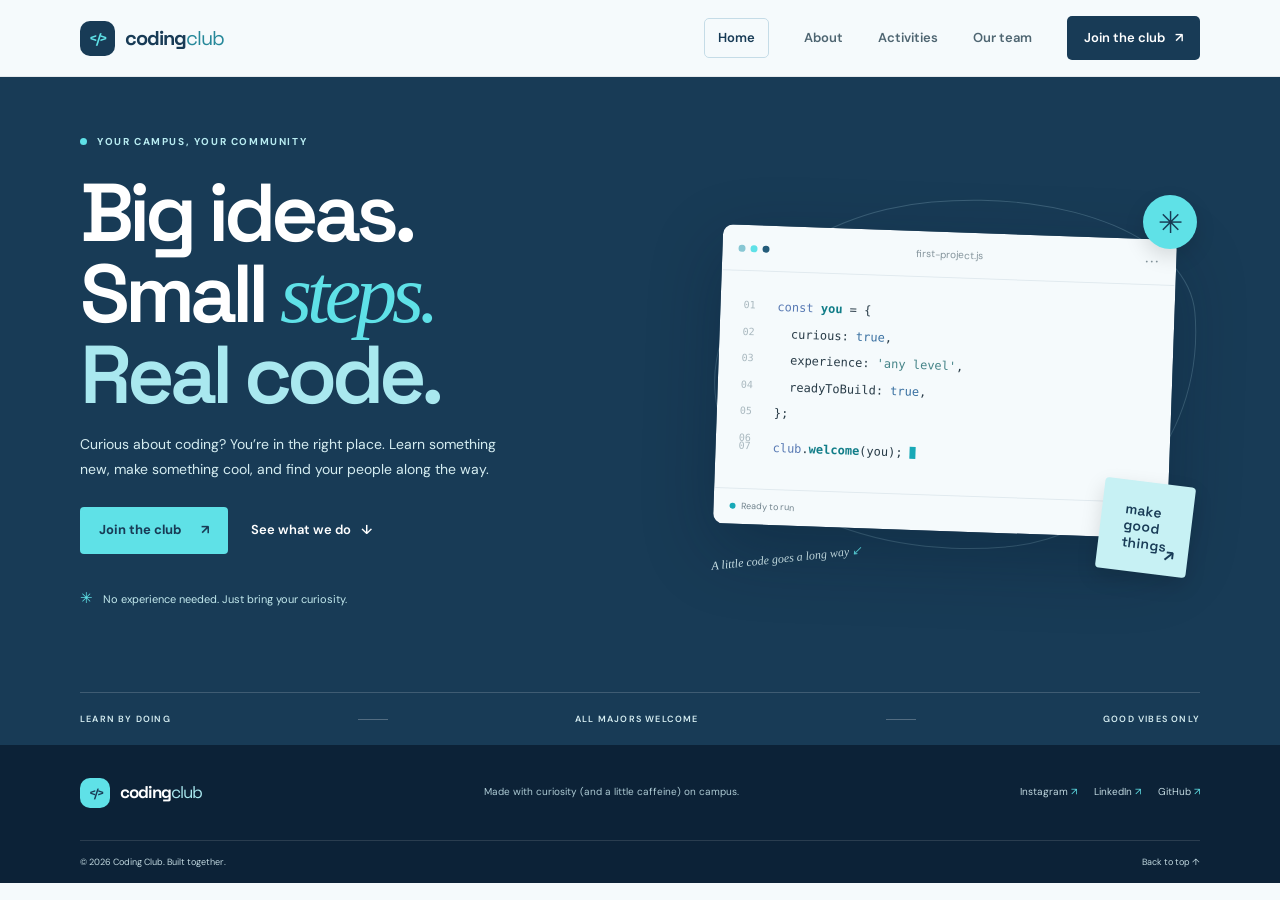
<file: index.html>
<!DOCTYPE html>
<html lang="en">
<head>
  <meta charset="UTF-8">
  <meta name="viewport" content="width=device-width, initial-scale=1.0">
  <meta name="theme-color" content="#183b56">
  <meta name="description" content="Build, learn, and make friends at the Coding Club. Discover beginner-friendly workshops, hackathons, and more.">
  <title>Coding Club | Learn. Build. Belong.</title>
  <link rel="preconnect" href="https://fonts.googleapis.com">
  <link rel="preconnect" href="https://fonts.gstatic.com" crossorigin>
  <link href="https://fonts.googleapis.com/css2?family=DM+Sans:wght@400;500;600;700&family=Space+Grotesk:wght@400;500;600;700&display=swap" rel="stylesheet">
  <link rel="stylesheet" href="styles.css">
  <script src="script.js" defer></script>
</head>
<body>
  <header class="site-header">
    <nav class="nav container" aria-label="Main navigation">
      <a class="brand" href="index.html#home" aria-label="Coding Club home">
        <span class="brand-mark" aria-hidden="true">&lt;/&gt;</span>
        <span>coding<span class="brand-light">club</span></span>
      </a>
      <button class="menu-toggle" type="button" aria-expanded="false" aria-controls="nav-links" aria-label="Open navigation">
        <span></span><span></span><span></span>
      </button>
      <div class="nav-links" id="nav-links">
        <a class="nav-home" href="index.html#home" aria-current="page">Home</a>
        <a href="about.html">About</a>
        <a href="activities.html">Activities</a>
        <a href="team.html">Our team</a>
        <a class="nav-join" href="join.html">Join the club <span aria-hidden="true">↗</span></a>
      </div>
    </nav>
  </header>

  <main>
    <section class="hero" id="home">
      <div class="hero-grid container">
        <div class="hero-copy">
          <p class="eyebrow"><span class="status-dot"></span> YOUR CAMPUS, YOUR COMMUNITY</p>
          <h1>Big ideas.<br>Small <span class="scribble">steps.</span><br><span class="hero-highlight">Real code.</span></h1>
          <p class="hero-description">Curious about coding? You’re in the right place. Learn something new, make something cool, and find your people along the way.</p>
          <div class="hero-actions">
            <a class="button button-lime" href="join.html">Join the club <span aria-hidden="true">↗</span></a>
            <a class="text-link" href="activities.html">See what we do <span aria-hidden="true">↓</span></a>
          </div>
          <div class="hero-note"><span aria-hidden="true">✳</span> No experience needed. Just bring your curiosity.</div>
        </div>
        <div class="hero-art" aria-label="Illustration of a code editor">
          <div class="code-window">
            <div class="window-top"><div class="window-dots"><i></i><i></i><i></i></div><span>first-project.js</span><span class="window-menu">···</span></div>
            <div class="code-content" aria-hidden="true">
              <span class="code-line"><b>01</b><span><em>const</em> <strong>you</strong> = {</span></span>
              <span class="code-line"><b>02</b><span>&nbsp;&nbsp;curious: <i>true</i>,</span></span>
              <span class="code-line"><b>03</b><span>&nbsp;&nbsp;experience: <u>'any level'</u>,</span></span>
              <span class="code-line"><b>04</b><span>&nbsp;&nbsp;readyToBuild: <i>true</i>,</span></span>
              <span class="code-line"><b>05</b><span>};</span></span>
              <span class="code-line code-spacer"><b>06</b><span></span></span>
              <span class="code-line"><b>07</b><span><em>club</em>.<strong>welcome</strong>(you); <span class="cursor"></span></span></span>
            </div>
            <div class="code-footer"><span><span class="footer-dot"></span> Ready to run</span><span>JavaScript</span></div>
          </div>
          <div class="art-sticker sticker-sparkle" aria-hidden="true">✳</div>
          <div class="art-sticker sticker-note" aria-hidden="true">make<br>good<br>things<span>↗</span></div>
          <div class="hero-caption">A little code goes a long way <span aria-hidden="true">↙</span></div>
        </div>
      </div>
      <div class="hero-bottom container"><span>LEARN BY DOING</span><span class="hero-bottom-line"></span><span>ALL MAJORS WELCOME</span><span class="hero-bottom-line"></span><span>GOOD VIBES ONLY</span></div>
    </section>
  </main>

  <footer class="site-footer">
    <div class="container footer-main">
      <a class="brand footer-brand" href="index.html#home">
        <span class="brand-mark" aria-hidden="true">&lt;/&gt;</span>
        <span>coding<span class="brand-light">club</span></span>
      </a>
      <p>Made with curiosity (and a little caffeine) on campus.</p>
      <div class="social-links" aria-label="Social media">
        <a href="https://www.instagram.com/" target="_blank" rel="noopener noreferrer">Instagram <span aria-hidden="true">↗</span></a>
        <a href="https://www.linkedin.com/" target="_blank" rel="noopener noreferrer">LinkedIn <span aria-hidden="true">↗</span></a>
        <a href="https://github.com/" target="_blank" rel="noopener noreferrer">GitHub <span aria-hidden="true">↗</span></a>
      </div>
    </div>
    <div class="container footer-bottom"><span>© <span id="current-year"></span> Coding Club. Built together.</span><a href="index.html#home">Back to top ↑</a></div>
  </footer>
</body>
</html>
</file>
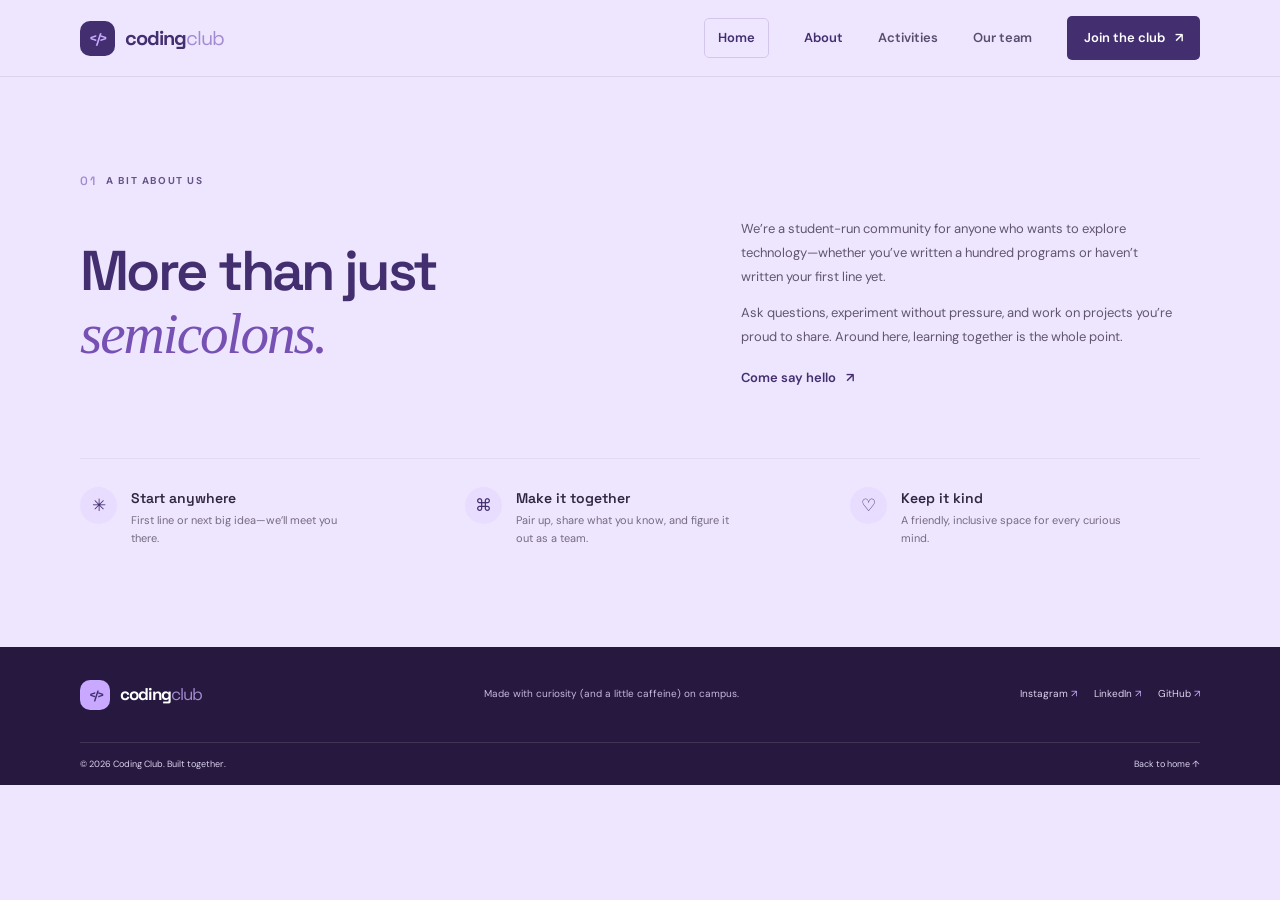
<file: about.html>
<!DOCTYPE html>
<html lang="en">
<head>
  <meta charset="UTF-8">
  <meta name="viewport" content="width=device-width, initial-scale=1.0">
  <meta name="theme-color" content="#432e70">
  <meta name="description" content="Meet the Coding Club: a welcoming student-run community to learn, build, and explore technology together.">
  <title>About | Coding Club</title>
  <link rel="preconnect" href="https://fonts.googleapis.com">
  <link rel="preconnect" href="https://fonts.gstatic.com" crossorigin>
  <link href="https://fonts.googleapis.com/css2?family=DM+Sans:wght@400;500;600;700&family=Space+Grotesk:wght@400;500;600;700&display=swap" rel="stylesheet">
  <link rel="stylesheet" href="styles.css">
  <script src="script.js" defer></script>
</head>
<body class="about-page">
  <header class="site-header">
    <nav class="nav container" aria-label="Main navigation">
      <a class="brand" href="index.html#home" aria-label="Coding Club home">
        <span class="brand-mark" aria-hidden="true">&lt;/&gt;</span>
        <span>coding<span class="brand-light">club</span></span>
      </a>
      <button class="menu-toggle" type="button" aria-expanded="false" aria-controls="nav-links" aria-label="Open navigation">
        <span></span><span></span><span></span>
      </button>
      <div class="nav-links" id="nav-links">
        <a class="nav-home" href="index.html#home">Home</a>
        <a href="about.html" aria-current="page">About</a>
        <a href="activities.html">Activities</a>
        <a href="team.html">Our team</a>
        <a class="nav-join" href="join.html">Join the club <span aria-hidden="true">↗</span></a>
      </div>
    </nav>
  </header>

  <main>
    <section class="intro section container" id="about">
      <div class="section-label"><span>01</span> A BIT ABOUT US</div>
      <div class="intro-content">
        <h1>More than just<br><span class="serif-accent">semicolons.</span></h1>
        <div class="intro-text">
          <p>We’re a student-run community for anyone who wants to explore technology—whether you’ve written a hundred programs or haven’t written your first line yet.</p>
          <p>Ask questions, experiment without pressure, and work on projects you’re proud to share. Around here, learning together is the whole point.</p>
          <a class="text-link dark-link" href="join.html">Come say hello <span aria-hidden="true">↗</span></a>
        </div>
      </div>
      <div class="values-row">
        <article class="value-item"><span class="value-icon" aria-hidden="true">✳</span><div><h3>Start anywhere</h3><p>First line or next big idea—we’ll meet you there.</p></div></article>
        <article class="value-item"><span class="value-icon" aria-hidden="true">⌘</span><div><h3>Make it together</h3><p>Pair up, share what you know, and figure it out as a team.</p></div></article>
        <article class="value-item"><span class="value-icon" aria-hidden="true">♡</span><div><h3>Keep it kind</h3><p>A friendly, inclusive space for every curious mind.</p></div></article>
      </div>
    </section>
  </main>

  <footer class="site-footer">
    <div class="container footer-main">
      <a class="brand footer-brand" href="index.html#home">
        <span class="brand-mark" aria-hidden="true">&lt;/&gt;</span>
        <span>coding<span class="brand-light">club</span></span>
      </a>
      <p>Made with curiosity (and a little caffeine) on campus.</p>
      <div class="social-links" aria-label="Social media">
        <a href="https://www.instagram.com/" target="_blank" rel="noopener noreferrer">Instagram <span aria-hidden="true">↗</span></a>
        <a href="https://www.linkedin.com/" target="_blank" rel="noopener noreferrer">LinkedIn <span aria-hidden="true">↗</span></a>
        <a href="https://github.com/" target="_blank" rel="noopener noreferrer">GitHub <span aria-hidden="true">↗</span></a>
      </div>
    </div>
    <div class="container footer-bottom"><span>© <span id="current-year"></span> Coding Club. Built together.</span><a href="index.html#home">Back to home ↑</a></div>
  </footer>
</body>
</html>
</file>
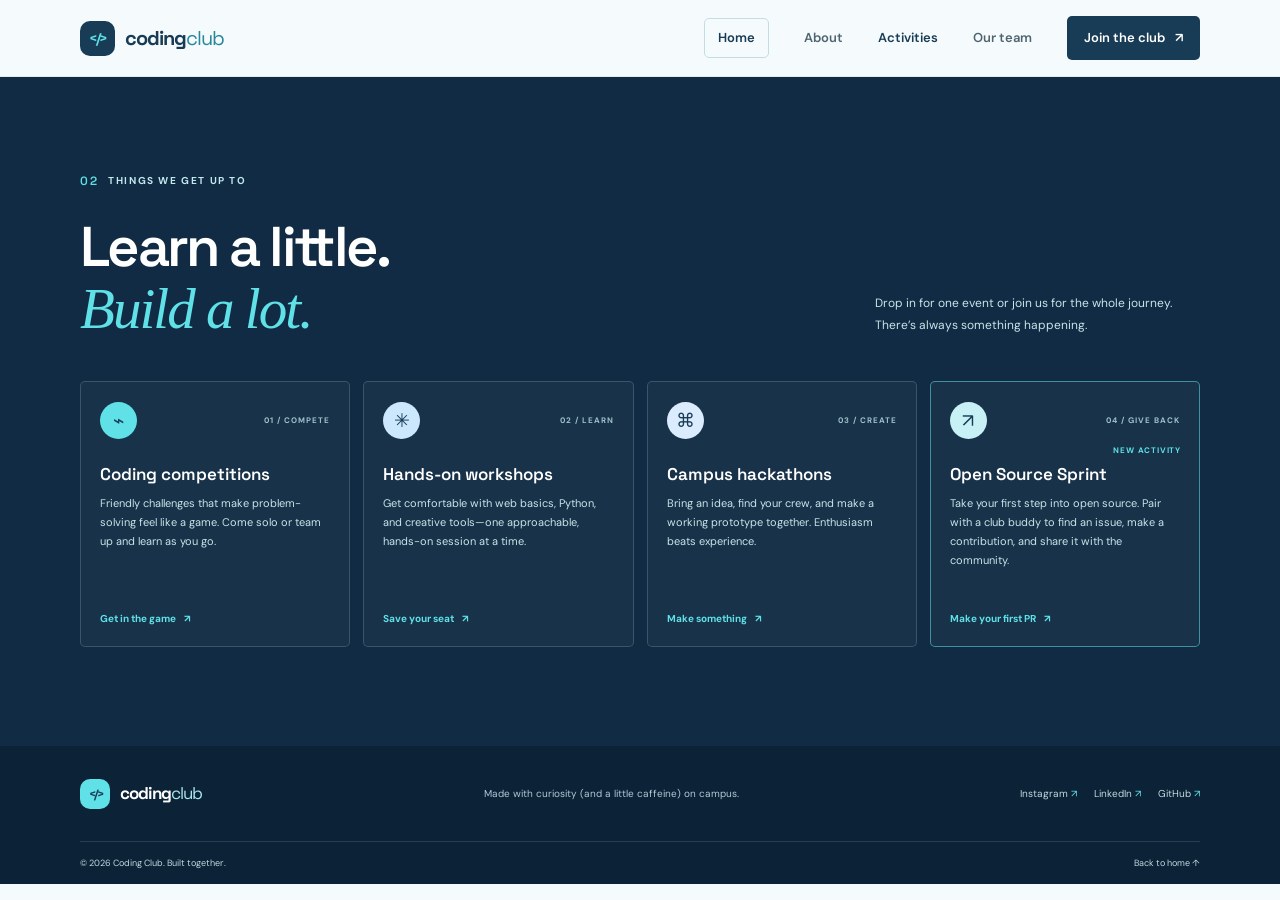
<file: activities.html>
<!DOCTYPE html>
<html lang="en">
<head>
  <meta charset="UTF-8">
  <meta name="viewport" content="width=device-width, initial-scale=1.0">
  <meta name="theme-color" content="#183b56">
  <meta name="description" content="Explore Coding Club competitions, hands-on workshops, hackathons, and open-source projects.">
  <title>Activities | Coding Club</title>
  <link rel="preconnect" href="https://fonts.googleapis.com">
  <link rel="preconnect" href="https://fonts.gstatic.com" crossorigin>
  <link href="https://fonts.googleapis.com/css2?family=DM+Sans:wght@400;500;600;700&family=Space+Grotesk:wght@400;500;600;700&display=swap" rel="stylesheet">
  <link rel="stylesheet" href="styles.css">
  <script src="script.js" defer></script>
</head>
<body>
  <header class="site-header">
    <nav class="nav container" aria-label="Main navigation">
      <a class="brand" href="index.html#home" aria-label="Coding Club home">
        <span class="brand-mark" aria-hidden="true">&lt;/&gt;</span>
        <span>coding<span class="brand-light">club</span></span>
      </a>
      <button class="menu-toggle" type="button" aria-expanded="false" aria-controls="nav-links" aria-label="Open navigation">
        <span></span><span></span><span></span>
      </button>
      <div class="nav-links" id="nav-links">
        <a class="nav-home" href="index.html#home">Home</a>
        <a href="about.html">About</a>
        <a href="activities.html" aria-current="page">Activities</a>
        <a href="team.html">Our team</a>
        <a class="nav-join" href="join.html">Join the club <span aria-hidden="true">↗</span></a>
      </div>
    </nav>
  </header>

  <main>
    <section class="activities section" id="activities">
      <div class="container">
        <div class="section-label section-label-light"><span>02</span> THINGS WE GET UP TO</div>
        <div class="section-heading">
          <h1>Learn a little.<br><span class="serif-accent">Build a lot.</span></h1>
          <p>Drop in for one event or join us for the whole journey. There’s always something happening.</p>
        </div>
        <div class="activity-grid">
          <article class="activity-card">
            <div class="activity-top"><span class="activity-icon icon-lime" aria-hidden="true">⌁</span><span class="activity-number">01 / COMPETE</span></div>
            <h2>Coding competitions</h2>
            <p>Friendly challenges that make problem-solving feel like a game. Come solo or team up and learn as you go.</p>
            <a href="join.html" aria-label="Join us for coding competitions">Get in the game <span aria-hidden="true">↗</span></a>
          </article>
          <article class="activity-card">
            <div class="activity-top"><span class="activity-icon icon-peach" aria-hidden="true">✳</span><span class="activity-number">02 / LEARN</span></div>
            <h2>Hands-on workshops</h2>
            <p>Get comfortable with web basics, Python, and creative tools—one approachable, hands-on session at a time.</p>
            <a href="join.html" aria-label="Join us for hands-on workshops">Save your seat <span aria-hidden="true">↗</span></a>
          </article>
          <article class="activity-card">
            <div class="activity-top"><span class="activity-icon icon-blue" aria-hidden="true">⌘</span><span class="activity-number">03 / CREATE</span></div>
            <h2>Campus hackathons</h2>
            <p>Bring an idea, find your crew, and make a working prototype together. Enthusiasm beats experience.</p>
            <a href="join.html" aria-label="Join us for campus hackathons">Make something <span aria-hidden="true">↗</span></a>
          </article>
          <article class="activity-card activity-card-new">
            <div class="activity-top"><span class="activity-icon icon-mint" aria-hidden="true">↗</span><span class="activity-number">04 / GIVE BACK</span></div>
            <h2>Open Source Sprint</h2>
            <p>Take your first step into open source. Pair with a club buddy to find an issue, make a contribution, and share it with the community.</p>
            <a href="join.html" aria-label="Join our new Open Source Sprint activity">Make your first PR <span aria-hidden="true">↗</span></a>
            <span class="new-badge">NEW ACTIVITY</span>
          </article>
        </div>
      </div>
    </section>
  </main>

  <footer class="site-footer">
    <div class="container footer-main">
      <a class="brand footer-brand" href="index.html#home">
        <span class="brand-mark" aria-hidden="true">&lt;/&gt;</span>
        <span>coding<span class="brand-light">club</span></span>
      </a>
      <p>Made with curiosity (and a little caffeine) on campus.</p>
      <div class="social-links" aria-label="Social media">
        <a href="https://www.instagram.com/" target="_blank" rel="noopener noreferrer">Instagram <span aria-hidden="true">↗</span></a>
        <a href="https://www.linkedin.com/" target="_blank" rel="noopener noreferrer">LinkedIn <span aria-hidden="true">↗</span></a>
        <a href="https://github.com/" target="_blank" rel="noopener noreferrer">GitHub <span aria-hidden="true">↗</span></a>
      </div>
    </div>
    <div class="container footer-bottom"><span>© <span id="current-year"></span> Coding Club. Built together.</span><a href="index.html#home">Back to home ↑</a></div>
  </footer>
</body>
</html>
</file>
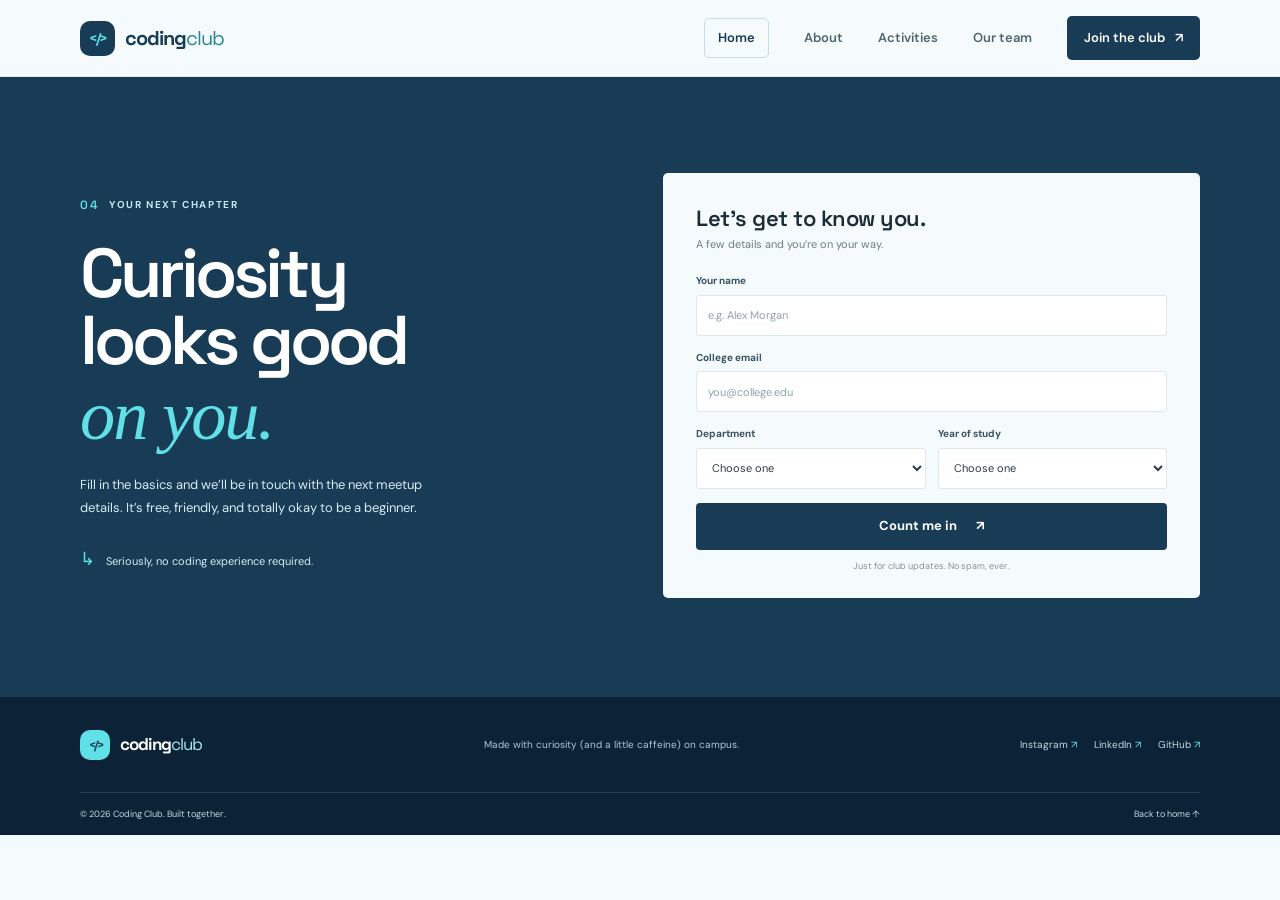
<file: join.html>
<!DOCTYPE html>
<html lang="en">
<head>
  <meta charset="UTF-8">
  <meta name="viewport" content="width=device-width, initial-scale=1.0">
  <meta name="theme-color" content="#183b56">
  <meta name="description" content="Join Coding Club for friendly workshops, hackathons, and a welcoming community. No coding experience needed.">
  <title>Join the Club | Coding Club</title>
  <link rel="preconnect" href="https://fonts.googleapis.com">
  <link rel="preconnect" href="https://fonts.gstatic.com" crossorigin>
  <link href="https://fonts.googleapis.com/css2?family=DM+Sans:wght@400;500;600;700&family=Space+Grotesk:wght@400;500;600;700&display=swap" rel="stylesheet">
  <link rel="stylesheet" href="styles.css">
  <script src="script.js" defer></script>
</head>
<body>
  <header class="site-header">
    <nav class="nav container" aria-label="Main navigation">
      <a class="brand" href="index.html#home" aria-label="Coding Club home">
        <span class="brand-mark" aria-hidden="true">&lt;/&gt;</span>
        <span>coding<span class="brand-light">club</span></span>
      </a>
      <button class="menu-toggle" type="button" aria-expanded="false" aria-controls="nav-links" aria-label="Open navigation">
        <span></span><span></span><span></span>
      </button>
      <div class="nav-links" id="nav-links">
        <a class="nav-home" href="index.html#home">Home</a>
        <a href="about.html">About</a>
        <a href="activities.html">Activities</a>
        <a href="team.html">Our team</a>
        <a class="nav-join" href="join.html" aria-current="page">Join the club <span aria-hidden="true">↗</span></a>
      </div>
    </nav>
  </header>

  <main>
    <section class="join-section section" id="join">
      <div class="container join-layout">
        <div class="join-copy">
          <div class="section-label section-label-light"><span>04</span> YOUR NEXT CHAPTER</div>
          <h1>Curiosity<br>looks good<br><span class="serif-accent">on you.</span></h1>
          <p>Fill in the basics and we’ll be in touch with the next meetup details. It’s free, friendly, and totally okay to be a beginner.</p>
          <div class="join-aside"><span aria-hidden="true">↳</span> Seriously, no coding experience required.</div>
        </div>
        <form class="join-form" id="join-form" novalidate>
          <h2>Let’s get to know you.</h2>
          <p class="form-intro">A few details and you’re on your way.</p>
          <div class="form-field">
            <label for="name">Your name</label>
            <input id="name" name="name" type="text" placeholder="e.g. Alex Morgan" autocomplete="name" required minlength="2">
            <span class="field-error" id="name-error"></span>
          </div>
          <div class="form-field">
            <label for="email">College email</label>
            <input id="email" name="email" type="email" placeholder="you@college.edu" autocomplete="email" required>
            <span class="field-error" id="email-error"></span>
          </div>
          <div class="form-row">
            <div class="form-field">
              <label for="department">Department</label>
              <select id="department" name="department" required>
                <option value="">Choose one</option>
                <option>Computer Science</option>
                <option>Engineering</option>
                <option>Science</option>
                <option>Arts &amp; Humanities</option>
                <option>Business</option>
                <option>Other</option>
              </select>
              <span class="field-error" id="department-error"></span>
            </div>
            <div class="form-field">
              <label for="year">Year of study</label>
              <select id="year" name="year" required>
                <option value="">Choose one</option>
                <option>1st year</option>
                <option>2nd year</option>
                <option>3rd year</option>
                <option>4th year</option>
                <option>Postgraduate</option>
              </select>
              <span class="field-error" id="year-error"></span>
            </div>
          </div>
          <button class="button button-dark form-submit" type="submit">Count me in <span aria-hidden="true">↗</span></button>
          <p class="form-feedback" id="form-feedback" role="status" aria-live="polite"></p>
          <p class="privacy-note">Just for club updates. No spam, ever.</p>
        </form>
      </div>
    </section>
  </main>

  <footer class="site-footer">
    <div class="container footer-main">
      <a class="brand footer-brand" href="index.html#home">
        <span class="brand-mark" aria-hidden="true">&lt;/&gt;</span>
        <span>coding<span class="brand-light">club</span></span>
      </a>
      <p>Made with curiosity (and a little caffeine) on campus.</p>
      <div class="social-links" aria-label="Social media">
        <a href="https://www.instagram.com/" target="_blank" rel="noopener noreferrer">Instagram <span aria-hidden="true">↗</span></a>
        <a href="https://www.linkedin.com/" target="_blank" rel="noopener noreferrer">LinkedIn <span aria-hidden="true">↗</span></a>
        <a href="https://github.com/" target="_blank" rel="noopener noreferrer">GitHub <span aria-hidden="true">↗</span></a>
      </div>
    </div>
    <div class="container footer-bottom"><span>© <span id="current-year"></span> Coding Club. Built together.</span><a href="index.html#home">Back to home ↑</a></div>
  </footer>
</body>
</html>
</file>
<file: styles.css>
:root {
  --forest: #183b56;
  --forest-deep: #102b43;
  --forest-light: #245c7a;
  --mint: #c7f1f4;
  --lime: #5fe1e7;
  --paper: #f5fafc;
  --white: #fff;
  --ink: #1b2c36;
  --muted: #6b7f89;
  --line: #dce8ed;
  --peach: #cbe8ff;
  --blue: #dcecff;
}

* { box-sizing: border-box; }
html { scroll-behavior: smooth; scroll-padding-top: 85px; }
body { margin: 0; color: var(--ink); background: var(--paper); font-family: "DM Sans", sans-serif; font-size: 15px; line-height: 1.65; }
a { color: inherit; text-decoration: none; }
button, input, select { font: inherit; }
.container { width: min(1120px, calc(100% - 64px)); margin-inline: auto; }
.site-header { position: sticky; z-index: 20; top: 0; background: rgba(245, 250, 252, .96); border-bottom: 1px solid rgba(27, 44, 54, .08); backdrop-filter: blur(12px); }
.nav { min-height: 76px; display: flex; align-items: center; justify-content: space-between; }
.brand { display: inline-flex; align-items: center; gap: 10px; color: var(--forest); font: 700 20px/1 "Space Grotesk", sans-serif; letter-spacing: -1px; }
.brand-mark { display: grid; width: 35px; height: 35px; place-items: center; border-radius: 10px; color: var(--lime); background: var(--forest); font-size: 14px; letter-spacing: -2px; }
.brand-light { color: #26889a; font-weight: 400; }
.nav-links { display: flex; align-items: center; gap: 35px; color: #4e6571; font-size: 13px; font-weight: 600; }
.nav-links .nav-home { padding: 8px 13px; border: 1px solid #c5dce7; border-radius: 5px; color: var(--forest); }
.nav-links > a[aria-current="page"]:not(.nav-join) { color: var(--forest); }
.nav-links > a:not(.nav-join):hover, .text-link:hover { color: #157e92; }
.nav-links .nav-join { display: inline-flex; align-items: center; gap: 10px; color: white; background: var(--forest); padding: 11px 17px; border-radius: 5px; transition: background .2s, transform .2s; }
.nav-links .nav-join:hover, .button-dark:hover { background: var(--forest-light); transform: translateY(-2px); }
.menu-toggle { display: none; border: 0; background: transparent; padding: 7px; cursor: pointer; }
.menu-toggle span { display: block; width: 22px; height: 2px; margin: 5px; background: var(--forest); }

.hero { position: relative; overflow: hidden; color: var(--white); background: var(--forest); }
.hero-grid { min-height: 583px; display: grid; grid-template-columns: 1fr 1fr; align-items: center; gap: 44px; padding-top: 46px; padding-bottom: 55px; }
.hero-copy { position: relative; z-index: 1; padding-bottom: 16px; }
.eyebrow, .section-label { display: flex; align-items: center; gap: 10px; color: #b9edf2; font-size: 10px; font-weight: 700; letter-spacing: 1.6px; }
.status-dot, .footer-dot { width: 7px; height: 7px; border-radius: 50%; background: var(--lime); }
h1, h2, h3, p { margin-top: 0; }
.hero h1 { margin: 23px 0 17px; font: 600 clamp(54px, 7vw, 82px)/.98 "Space Grotesk", sans-serif; letter-spacing: -5px; }
.scribble { color: var(--lime); font-family: Georgia, serif; font-weight: 400; font-style: italic; letter-spacing: -5px; }
.hero-highlight { color: #a9e8ef; }
.hero-description { max-width: 430px; margin-bottom: 24px; color: #d5edf1; font-size: 14px; line-height: 1.8; }
.hero-actions { display: flex; align-items: center; gap: 23px; }
.button { display: inline-flex; min-height: 47px; align-items: center; justify-content: center; gap: 19px; padding: 0 19px; border: 0; border-radius: 4px; font-size: 13px; font-weight: 700; cursor: pointer; transition: transform .2s, background .2s; }
.button-lime { color: var(--forest); background: var(--lime); }
.button-lime:hover { background: #9af0f1; transform: translateY(-2px); }
.text-link { display: inline-flex; align-items: center; gap: 10px; font-size: 13px; font-weight: 600; transition: color .2s; }
.hero-note { margin-top: 32px; color: #c2e9ed; font-size: 11px; }
.hero-note span { margin-right: 7px; color: var(--lime); font-size: 15px; }
.hero-art { position: relative; width: 100%; max-width: 510px; justify-self: end; padding: 46px 28px 42px; }
.hero-art::before { position: absolute; inset: 14px 0 22px 24px; border: 1px solid rgba(195, 241, 247, .2); border-radius: 48% 52% 43% 57% / 49% 38% 62% 51%; content: ""; transform: rotate(-5deg); }
.code-window { position: relative; z-index: 1; overflow: hidden; border: 1px solid rgba(255,255,255,.16); border-radius: 10px; background: #f5fafc; box-shadow: 0 24px 70px rgba(5, 22, 38, .28); transform: rotate(2deg); }
.window-top { height: 45px; display: grid; grid-template-columns: 1fr 2fr 1fr; align-items: center; padding: 0 15px; border-bottom: 1px solid #e1eaef; color: #83939b; font-size: 10px; text-align: center; }
.window-dots { display: flex; gap: 5px; }
.window-dots i { width: 7px; height: 7px; border-radius: 50%; background: #88c7d4; }
.window-dots i:nth-child(2) { background: #5fe1e7; }
.window-dots i:nth-child(3) { background: #245c7a; }
.window-menu { text-align: right; font-size: 16px; letter-spacing: 2px; }
.code-content { display: grid; gap: 5px; padding: 25px 22px 29px; font: 12px/1.8 Consolas, monospace; }
.code-line { display: grid; grid-template-columns: 34px 1fr; color: #293c48; }
.code-line b { color: #a9b8bf; font-size: 10px; font-weight: 400; }
.code-line em { color: #597ab4; font-style: normal; }
.code-line strong { color: #117d88; font-weight: 600; }
.code-line i { color: #3970a1; font-style: normal; }
.code-line u { color: #458488; text-decoration: none; }
.code-spacer { height: 3px; }
.cursor { display: inline-block; width: 6px; height: 12px; background: #18a9b7; vertical-align: -2px; animation: blink 1s steps(2) infinite; }
@keyframes blink { 50% { opacity: 0; } }
.code-footer { display: flex; justify-content: space-between; padding: 10px 15px; border-top: 1px solid #e1eaef; color: #71838d; font-size: 9px; }
.code-footer span:first-child { display: inline-flex; align-items: center; gap: 6px; }
.footer-dot { width: 6px; height: 6px; background: #18a9b7; }
.art-sticker { position: absolute; z-index: 2; display: grid; place-items: center; box-shadow: 0 8px 20px rgba(0,0,0,.13); }
.sticker-sparkle { top: 9px; right: 3px; width: 54px; height: 54px; border-radius: 50%; color: var(--forest); background: var(--lime); font-size: 30px; }
.sticker-note { right: 9px; bottom: 1px; width: 91px; height: 91px; border-radius: 4px; color: var(--forest); background: #c7f1f4; font: 600 14px/1.15 "Space Grotesk", sans-serif; transform: rotate(7deg); }
.sticker-note span { position: absolute; right: 13px; bottom: 10px; font-size: 18px; }
.hero-caption { position: absolute; bottom: 8px; left: 21px; color: #d5edf1; font: italic 12px Georgia, serif; transform: rotate(-6deg); }
.hero-caption span { color: var(--lime); }
.hero-bottom { min-height: 53px; display: flex; align-items: center; justify-content: space-between; gap: 18px; border-top: 1px solid rgba(255,255,255,.17); color: #d5edf1; font-size: 9px; font-weight: 600; letter-spacing: 1.2px; }
.hero-bottom-line { width: 30px; height: 1px; background: rgba(255,255,255,.25); }

.section { padding-top: 96px; padding-bottom: 99px; }
.section-label { color: #617682; }
.section-label > span { color: #8ca3af; font: 600 12px "Space Grotesk", sans-serif; }
.intro-content { display: grid; grid-template-columns: 1fr .75fr; align-items: center; gap: 50px; margin-top: 27px; }
.intro h1, .intro h2, .section-heading h1, .section-heading h2 { margin: 0; color: var(--forest); font: 600 clamp(38px, 5vw, 56px)/1.07 "Space Grotesk", sans-serif; letter-spacing: -2.7px; }
.serif-accent { color: #168294; font: italic 400 1.02em Georgia, serif; letter-spacing: -2px; }
.intro-text { max-width: 440px; color: #536a76; font-size: 13px; line-height: 1.85; }
.intro-text p { margin-bottom: 12px; }
.dark-link { margin-top: 5px; color: var(--forest); }
.values-row { display: grid; grid-template-columns: repeat(3, 1fr); gap: 35px; margin-top: 68px; padding-top: 28px; border-top: 1px solid var(--line); }
.value-item { display: flex; gap: 14px; }
.value-icon { flex: 0 0 37px; width: 37px; height: 37px; display: grid; place-items: center; border-radius: 50%; color: var(--forest); background: #dff3f7; font-size: 17px; }
.value-item h2, .value-item h3 { margin: 2px 0 4px; font: 600 14px "Space Grotesk", sans-serif; }
.value-item p { max-width: 230px; margin: 0; color: #6b7f89; font-size: 11px; line-height: 1.7; }

.activities { color: white; background: var(--forest-deep); }
.section-label-light { color: #c2e9ed; }
.section-label-light > span { color: var(--lime); }
.section-heading { display: flex; align-items: end; justify-content: space-between; gap: 30px; margin: 27px 0 40px; }
.activities .section-heading h1, .activities .section-heading h2 { color: white; }
.activities .serif-accent, .join-copy .serif-accent { color: var(--lime); }
.section-heading > p { max-width: 325px; margin: 0 0 5px; color: #c8e4e9; font-size: 12px; line-height: 1.8; }
.activity-grid { display: grid; grid-template-columns: repeat(4, 1fr); gap: 13px; }
.activity-card { position: relative; min-height: 266px; display: flex; flex-direction: column; padding: 20px 19px 19px; border: 1px solid rgba(255,255,255,.16); border-radius: 5px; background: rgba(255,255,255,.035); transition: transform .2s, background .2s; }
.activity-card:hover { background: rgba(255,255,255,.075); transform: translateY(-4px); }
.activity-card-new { border-color: rgba(95,225,231,.55); }
.activity-top { display: flex; align-items: center; justify-content: space-between; }
.activity-icon { width: 37px; height: 37px; display: grid; place-items: center; border-radius: 50%; color: var(--forest); font-size: 19px; }
.icon-lime { background: var(--lime); }
.icon-peach { background: var(--peach); }
.icon-blue { background: var(--blue); }
.icon-mint { background: #c7f1f4; }
.activity-number { color: #9fc2cb; font-size: 8px; font-weight: 700; letter-spacing: 1px; }
.activity-card h2, .activity-card h3 { margin: 24px 0 8px; font: 600 17px/1.3 "Space Grotesk", sans-serif; }
.activity-card > p { margin-bottom: 19px; color: #c8e4e9; font-size: 11px; line-height: 1.75; }
.activity-card > a { display: inline-flex; align-items: center; gap: 8px; margin-top: auto; color: var(--lime); font-size: 10px; font-weight: 700; }
.new-badge { position: absolute; top: 62px; right: 18px; color: var(--lime); font-size: 8px; font-weight: 700; letter-spacing: .8px; }

.team { padding-bottom: 87px; }
.team-heading { margin-bottom: 31px; }
.team-heading > p { max-width: 340px; color: #536a76; }
.team-grid { display: grid; grid-template-columns: repeat(4, 1fr); gap: 17px; }
.team-card { min-width: 0; }
.team-card img { display: block; width: 100%; height: 238px; object-fit: cover; object-position: center 32%; border-radius: 4px; background: #dce8ed; filter: saturate(.75); }
.team-info { display: flex; align-items: center; justify-content: space-between; padding: 13px 1px; }
.team-info h2, .team-info h3 { margin: 0 0 2px; color: var(--forest); font: 600 14px "Space Grotesk", sans-serif; }
.team-info p { margin: 0; color: #6b7f89; font-size: 10px; }
.team-info > span { color: #168294; font-size: 17px; }
.team-footnote { margin: 20px 0 0; color: #6b7f89; font-size: 11px; text-align: center; }
.team-footnote span { margin-right: 5px; color: #168294; }

.join-section { color: white; background: var(--forest); }
.join-layout { display: grid; grid-template-columns: .9fr 1fr; align-items: center; gap: 100px; }
.join-copy h1, .join-copy h2 { margin: 26px 0 17px; font: 600 clamp(48px, 6vw, 69px)/.98 "Space Grotesk", sans-serif; letter-spacing: -4px; }
.join-copy > p { max-width: 350px; margin-bottom: 25px; color: #d5edf1; font-size: 13px; line-height: 1.8; }
.join-aside { color: #d5edf1; font-size: 11px; }
.join-aside span { margin-right: 8px; color: var(--lime); font-size: 18px; }
.join-form { padding: 31px 33px 25px; border-radius: 5px; color: var(--ink); background: var(--paper); }
.join-form h2, .join-form h3 { margin: 0 0 3px; font: 600 22px "Space Grotesk", sans-serif; letter-spacing: -.5px; }
.form-intro { margin-bottom: 20px; color: #6b7f89; font-size: 11px; }
.form-field { min-width: 0; margin-bottom: 14px; }
.form-field label { display: block; margin-bottom: 5px; color: #385362; font-size: 10px; font-weight: 700; }
.form-field input, .form-field select { width: 100%; height: 41px; padding: 0 11px; border: 1px solid #dce8ed; border-radius: 3px; outline: none; color: #293c48; background: white; font-size: 11px; }
.form-field input::placeholder { color: #91a2aa; }
.form-field input:focus, .form-field select:focus { border-color: #2596a5; box-shadow: 0 0 0 3px rgba(37,150,165,.15); }
.form-field [aria-invalid="true"] { border-color: #c25050; }
.form-row { display: grid; grid-template-columns: 1fr 1fr; gap: 12px; }
.field-error { display: block; min-height: 0; color: #ad3f3f; font-size: 10px; }
.field-error:not(:empty) { min-height: 15px; margin-top: 3px; }
.button-dark { width: 100%; color: white; background: var(--forest); }
.form-feedback { min-height: 0; margin: 0; font-size: 11px; }
.form-feedback:not(:empty) { margin-top: 10px; }
.form-feedback.success { color: #286543; }
.form-feedback.error { color: #ad3f3f; }
.privacy-note { margin: 9px 0 0; color: #83939b; font-size: 9px; text-align: center; }

.site-footer { color: #d6e8ed; background: #0c2237; }
.footer-main { min-height: 95px; display: flex; align-items: center; justify-content: space-between; gap: 20px; }
.footer-brand { color: white; font-size: 17px; }
.footer-brand .brand-mark { width: 30px; height: 30px; color: var(--forest); background: var(--lime); font-size: 12px; }
.footer-brand .brand-light { color: #a9e8ef; }
.footer-main > p { margin: 0; color: #aecbd4; font-size: 10px; }
.social-links { display: flex; gap: 17px; }
.social-links a, .footer-bottom { color: #c2d9e0; font-size: 10px; }
.social-links a:hover, .footer-bottom a:hover { color: var(--lime); }
.social-links a span { color: var(--lime); }
.footer-bottom { min-height: 43px; display: flex; align-items: center; justify-content: space-between; border-top: 1px solid rgba(255,255,255,.12); font-size: 9px; }

body.about-page {
  --forest: #432e70;
  --forest-deep: #291d45;
  --forest-light: #63469a;
  --mint: #e7dcff;
  --lime: #c8a9ff;
  --paper: #eee6ff;
  --ink: #302641;
  --muted: #766b80;
  --line: #e4daf2;
  --peach: #e5d7ff;
  --blue: #dfddff;
  color: var(--ink);
  background: var(--paper);
}
.about-page .site-header { background: rgba(238, 230, 255, .96); border-bottom-color: rgba(48, 38, 65, .1); }
.about-page .brand-light, .about-page .footer-brand .brand-light { color: #a38bd2; }
.about-page .nav-links { color: #594d6e; }
.about-page .nav-links .nav-home { border-color: #d4c6eb; }
.about-page .nav-links > a:not(.nav-join):hover, .about-page .text-link:hover { color: #7650b2; }
.about-page .section-label { color: #665485; }
.about-page .section-label > span { color: #a38bd2; }
.about-page .serif-accent { color: #7650b2; }
.about-page .intro-text { color: #62566f; }
.about-page .value-icon { background: #e8ddff; }
.about-page .value-item p { color: #766b80; }
.about-page .site-footer { color: #e5ddf2; background: #26183f; }
.about-page .footer-brand .brand-mark { color: #432e70; background: #c8a9ff; }
.about-page .footer-main > p { color: #c6b8df; }
.about-page .social-links a, .about-page .footer-bottom { color: #ddd2ee; }

@media (min-width: 1200px) {
  .hero-grid { min-height: 615px; }
}
@media (max-width: 900px) {
  .container { width: min(100% - 48px, 720px); }
  .hero-grid { min-height: 520px; gap: 18px; }
  .hero h1 { font-size: 66px; }
  .hero-art { padding-inline: 8px; }
  .hero-art::before { left: 0; }
  .activity-grid { grid-template-columns: repeat(2, 1fr); }
  .activity-card { min-height: 235px; }
  .team-grid { grid-template-columns: repeat(2, 1fr); gap: 24px 17px; }
  .team-card img { height: 270px; }
  .join-layout { gap: 40px; }
  .footer-main { flex-wrap: wrap; padding-block: 20px; }
}
@media (max-width: 620px) {
  html { scroll-padding-top: 68px; }
  .container { width: calc(100% - 40px); }
  .nav { min-height: 67px; }
  .menu-toggle { display: block; }
  .nav-links { position: absolute; top: 66px; right: 0; left: 0; display: none; align-items: stretch; gap: 0; padding: 8px 20px 17px; border-bottom: 1px solid var(--line); background: var(--paper); }
  .nav-links.is-open { display: flex; flex-direction: column; }
  .nav-links > a:not(.nav-join) { padding: 11px 3px; }
  .nav-links .nav-home { padding: 8px 10px; align-self: flex-start; }
  .nav-links .nav-join { justify-content: space-between; margin-top: 5px; }
  .hero-grid { min-height: auto; grid-template-columns: 1fr; gap: 6px; padding-top: 57px; padding-bottom: 17px; }
  .hero h1 { font-size: clamp(59px, 15vw, 78px); }
  .hero-description { max-width: 390px; }
  .hero-art { width: min(100%, 430px); justify-self: center; margin: 8px 0; padding: 35px 20px 46px; }
  .hero-art::before { inset: 14px 0 24px 13px; }
  .sticker-sparkle { top: -1px; right: -2px; width: 45px; height: 45px; }
  .sticker-note { right: -1px; bottom: 5px; width: 78px; height: 78px; font-size: 12px; }
  .hero-caption { bottom: 6px; left: 3px; font-size: 10px; }
  .hero-bottom { min-height: 45px; gap: 8px; font-size: 7px; letter-spacing: .6px; }
  .hero-bottom-line { width: 14px; }
  .section { padding-block: 69px; }
  .intro-content { grid-template-columns: 1fr; gap: 19px; margin-top: 21px; }
  .intro h1, .intro h2, .section-heading h1, .section-heading h2 { font-size: 43px; }
  .values-row { grid-template-columns: 1fr; gap: 20px; margin-top: 37px; padding-top: 23px; }
  .value-item p { max-width: 280px; }
  .section-heading { display: block; margin: 21px 0 28px; }
  .section-heading > p { margin-top: 15px; }
  .activities { padding-block: 68px; }
  .activity-grid { grid-template-columns: 1fr; gap: 11px; }
  .activity-card { min-height: 215px; padding: 18px; }
  .activity-card h2, .activity-card h3 { margin-top: 18px; }
  .team { padding-bottom: 67px; }
  .team-grid { gap: 20px 12px; }
  .team-card img { height: clamp(160px, 48vw, 235px); }
  .team-info h2, .team-info h3 { font-size: 12px; }
  .team-info p { font-size: 9px; }
  .team-info > span { font-size: 14px; }
  .join-layout { grid-template-columns: 1fr; gap: 34px; }
  .join-copy h1, .join-copy h2 { font-size: 57px; }
  .join-form { padding: 25px 20px 21px; }
  .footer-main { align-items: flex-start; flex-direction: column; gap: 13px; padding-block: 23px; }
  .social-links { flex-wrap: wrap; }
}
@media (prefers-reduced-motion: reduce) {
  *, *::before, *::after { scroll-behavior: auto !important; animation-duration: .01ms !important; animation-iteration-count: 1 !important; transition-duration: .01ms !important; }
}
</file>
